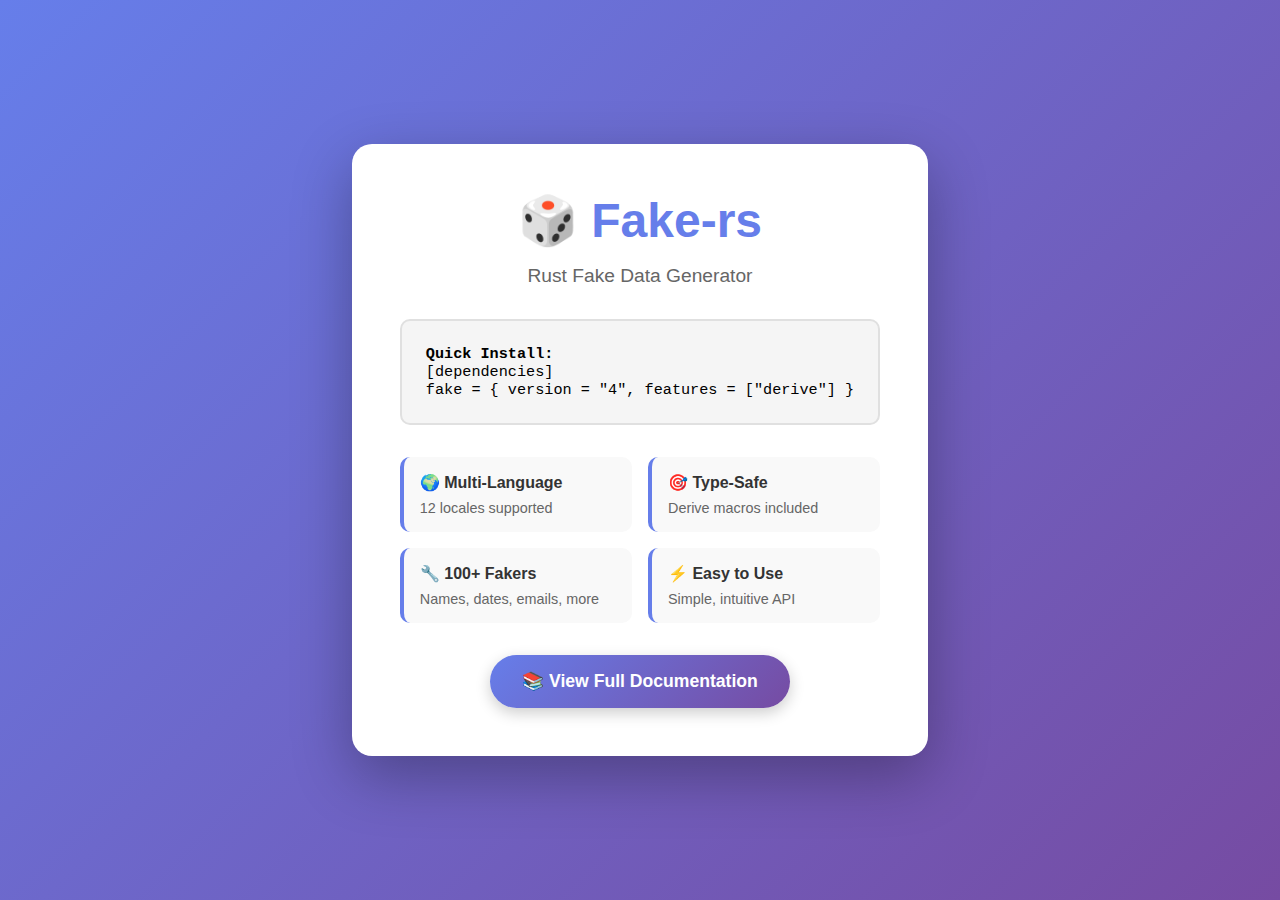
<file: docs/quickstart.html>
<!DOCTYPE html>
<html lang="en">
<head>
    <meta charset="UTF-8">
    <meta name="viewport" content="width=device-width, initial-scale=1.0">
    <title>Fake-rs - Quick Start</title>
    <meta name="description" content="Quick start guide for fake-rs - Rust fake data generator library">
    <style>
        * {
            margin: 0;
            padding: 0;
            box-sizing: border-box;
        }
        
        body {
            font-family: -apple-system, BlinkMacSystemFont, 'Segoe UI', Roboto, sans-serif;
            background: linear-gradient(135deg, #667eea 0%, #764ba2 100%);
            min-height: 100vh;
            display: flex;
            align-items: center;
            justify-content: center;
            padding: 2rem;
        }
        
        .container {
            background: white;
            border-radius: 20px;
            padding: 3rem;
            max-width: 600px;
            box-shadow: 0 20px 60px rgba(0,0,0,0.3);
            text-align: center;
        }
        
        h1 {
            color: #667eea;
            font-size: 3rem;
            margin-bottom: 1rem;
        }
        
        .subtitle {
            color: #666;
            font-size: 1.2rem;
            margin-bottom: 2rem;
        }
        
        .code-box {
            background: #f5f5f5;
            border: 2px solid #e0e0e0;
            border-radius: 10px;
            padding: 1.5rem;
            margin: 2rem 0;
            font-family: 'Courier New', monospace;
            text-align: left;
            font-size: 0.95rem;
        }
        
        .btn {
            display: inline-block;
            padding: 1rem 2rem;
            background: linear-gradient(135deg, #667eea, #764ba2);
            color: white;
            text-decoration: none;
            border-radius: 50px;
            font-weight: 600;
            font-size: 1.1rem;
            transition: transform 0.3s ease, box-shadow 0.3s ease;
            box-shadow: 0 5px 15px rgba(0,0,0,0.2);
        }
        
        .btn:hover {
            transform: translateY(-3px);
            box-shadow: 0 8px 20px rgba(0,0,0,0.3);
        }
        
        .features {
            display: grid;
            grid-template-columns: 1fr 1fr;
            gap: 1rem;
            margin: 2rem 0;
            text-align: left;
        }
        
        .feature {
            padding: 1rem;
            background: #f9f9f9;
            border-radius: 10px;
            border-left: 4px solid #667eea;
        }
        
        .feature-title {
            font-weight: 600;
            color: #333;
            margin-bottom: 0.5rem;
        }
        
        .feature-desc {
            color: #666;
            font-size: 0.9rem;
        }
        
        @media (max-width: 768px) {
            .features {
                grid-template-columns: 1fr;
            }
            
            h1 {
                font-size: 2rem;
            }
            
            .container {
                padding: 2rem 1.5rem;
            }
        }
    </style>
</head>
<body>
    <div class="container">
        <h1>🎲 Fake-rs</h1>
        <p class="subtitle">Rust Fake Data Generator</p>
        
        <div class="code-box">
            <strong>Quick Install:</strong><br>
            [dependencies]<br>
            fake = { version = "4", features = ["derive"] }
        </div>
        
        <div class="features">
            <div class="feature">
                <div class="feature-title">🌍 Multi-Language</div>
                <div class="feature-desc">12 locales supported</div>
            </div>
            <div class="feature">
                <div class="feature-title">🎯 Type-Safe</div>
                <div class="feature-desc">Derive macros included</div>
            </div>
            <div class="feature">
                <div class="feature-title">🔧 100+ Fakers</div>
                <div class="feature-desc">Names, dates, emails, more</div>
            </div>
            <div class="feature">
                <div class="feature-title">⚡ Easy to Use</div>
                <div class="feature-desc">Simple, intuitive API</div>
            </div>
        </div>
        
        <a href="index.html" class="btn">📚 View Full Documentation</a>
    </div>
</body>
</html>
</file>
